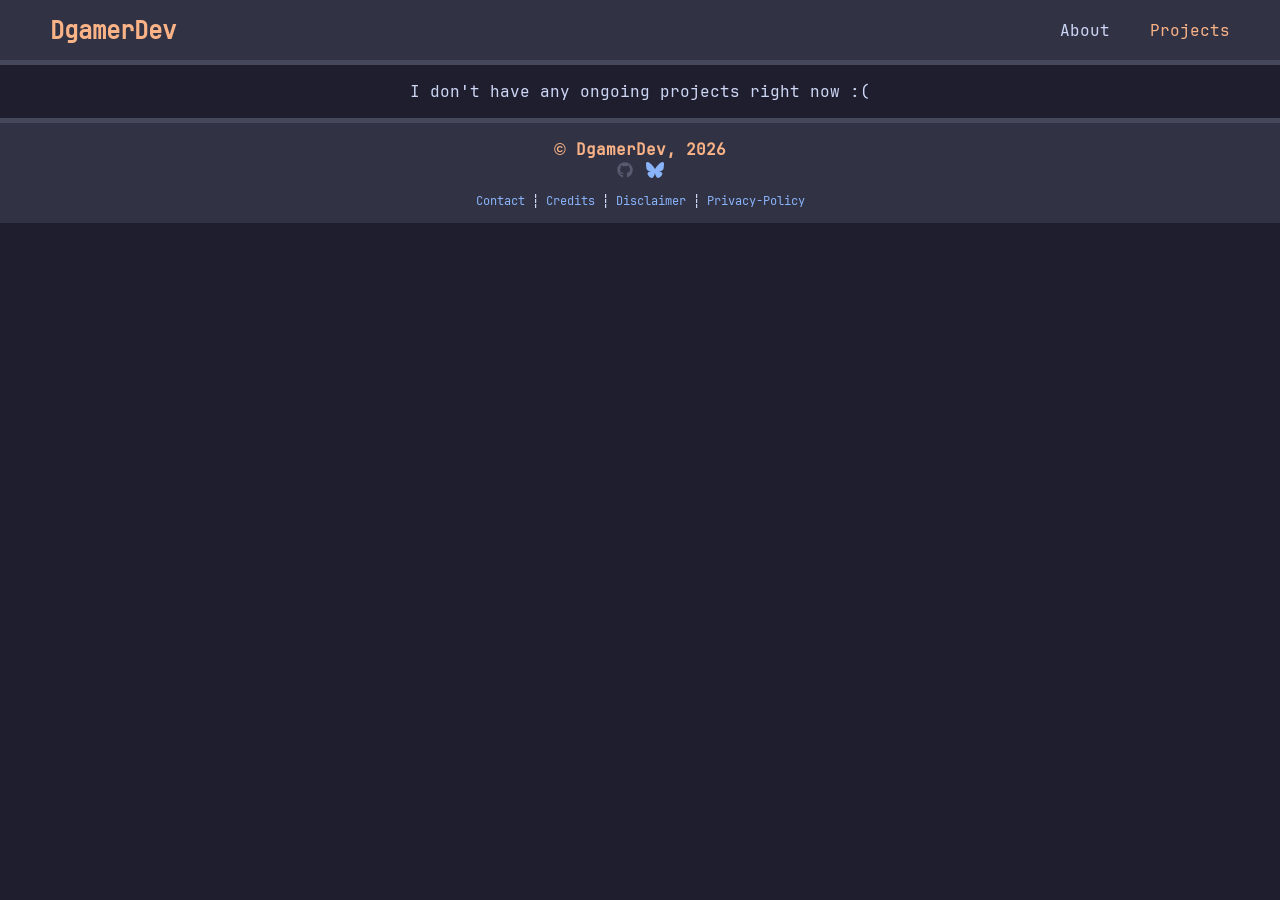
<file: projects/index.html>
<!DOCTYPE html>
    <html lang="en">
    <head>
        <meta charset="UTF-8">
        <meta name="viewport" content="width=device-width, initial-scale=1.0">
        <title>» PROJECTS «</title>

        <!-- CSS -->
        <link rel="stylesheet" href="/assets/css/style.css">
        <link rel="stylesheet" href="/assets/css/uitils.css">

        <!-- FAVICONS -->
        <link rel="shortcut icon" href="https://cdn.dgamer.de/public/favicon.webp" type="image/x-icon">
        <link rel="favicon" href="https://cdn.dgamer.de/public/favicon.webp">

        <!-- FONTAWESOME -->
        <link rel="stylesheet" href="/assets/icons/css/all.css">
        <link rel="stylesheet" href="/assets/icons/css/fontawesome.css">

        <!-- META TAGS -->
        <meta property="og:type" content="website">
        <meta property="og:image" content="https://cdn.dgamer.de/public/favicon.webp" />
        <meta property="og:title" content="DGAMER.DE" />
        <meta property="og:url" content="https://dgamer.de/projects" />
        <meta property="og:description" content="The Official Portfolio of DgamerDev" />
        <meta name="description" content="The Official Portfolio of DgamerDev">
        <meta name="theme-color" content="#fab387">
    </head>
    <body class="bg-base text">
            <div id="header">
                <header class="bg-surf0">
                    <div class="logo">
                        <div>
                            <h2><a class="text-peach text-none" href="/">DgamerDev</a></h4>
                        </div>
                    </div>

                    <nav>
                        <li><span><a class="text text-none" href="/">About</a></span></li>
                        <li><span><a class="text-peach text-none" href="/projects">Projects</a></span></li>
                    </nav>
                </header>
            </div>

            <main>
                <div id="projects-error">
                    <p>I don't have any ongoing projects right now :(</p>
                </div>
            </main>

            <div id="footer">
                <footer>
                    <div class="inner">
                        <div class="profile">
                            <p class="text-peach copyright"><a style="font-family: Arial, Helvetica, sans-serif;">©</a> DgamerDev, 2026</p>
                            <a href="https://github.com/DgamerDev" aria-label="GitHub" class="text-surf2"><i class="fa-brands fa-github"></i></a>
                            <a href="https://bsky.app/profile/dgamer.de" aria-label="Bluesky" class="text-blue"><i class="fa-brands fa-bluesky"></i></a>

                            <p class="links"><a href="mailto:contact@dgamer.de" class="text-none text-blue">Contact</a> ┆ <a href="/credits.txt" class="text-blue text-none">Credits</a> ┆ <a href="/legal/disclaimer/" class="text-blue text-none">Disclaimer</a> ┆ <a href="/legal/privacy-policy/" class="text-blue text-none">Privacy-Policy</a></p>
                        </div>
                    </div>
                </footer>
            </div>
    </body>
    </html>
</file>
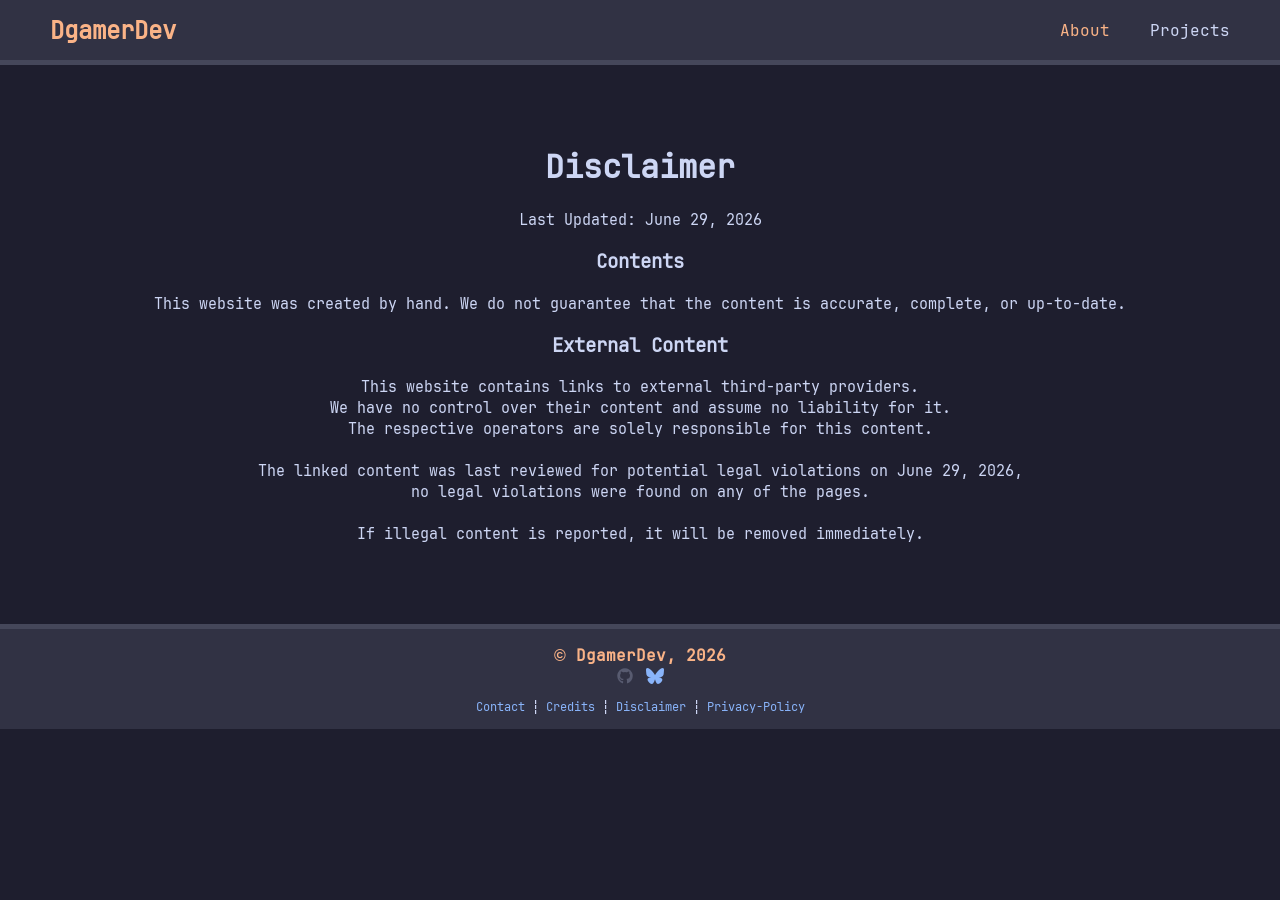
<file: legal/disclaimer/index.html>
<!DOCTYPE html>
    <html lang="en">
    <head>
        <meta charset="UTF-8">
        <meta name="viewport" content="width=device-width, initial-scale=1.0">
        <title>» DGAMER.DE «</title>

        <!-- CSS -->
        <link rel="stylesheet" href="/assets/css/style.css">
        <link rel="stylesheet" href="/assets/css/uitils.css">

        <!-- FAVICONS -->
        <link rel="shortcut icon" href="https://cdn.dgamer.de/public/favicon.webp" type="image/x-icon">
        <link rel="favicon" href="https://cdn.dgamer.de/public/favicon.webp">

        <!-- FONTAWESOME -->
        <link rel="stylesheet" href="/assets/icons/css/all.css">
        <link rel="stylesheet" href="/assets/icons/css/fontawesome.css">

        <!-- META TAGS -->
        <meta property="og:type" content="website">
        <meta property="og:image" content="https://cdn.dgamer.de/public/favicon.webp" />
        <meta property="og:title" content="DGAMER.DE" />
        <meta property="og:url" content="https://dgamer.de" />
        <meta property="og:description" content="The Official Portfolio of DgamerDev" />
        <meta name="description" content="The Official Portfolio of DgamerDev">
        <meta name="theme-color" content="#fab387">
    </head>
    <body class="bg-base text">
            <div id="header">
                <header class="bg-surf0">
                    <div class="logo">
                        <div>
                            <h2><a class="text-peach text-none" href="/">DgamerDev</a></h4>
                        </div>
                    </div>

                    <nav>
                        <li><span><a class="text-peach text-none" href="/">About</a></span></li>
                        <li><span><a class="text text-none" href="/projects">Projects</a></span></li>
                    </nav>
                </header>
            </div>

            <main>
                <div id="legal">
                    <h1>Disclaimer</h1>
                    <p>Last Updated: June 29, 2026</p>

                    <h3>Contents</h3>
                    <p>This website was created by hand. We do not guarantee that the content is accurate, complete, or up-to-date.</p>

                    <h3>External Content</h3>
                    <p>This website contains links to external third-party providers. <br>
                    We have no control over their content and assume no liability for it.  <br>
                    The respective operators are solely responsible for this content. <br> <br>
                    The linked content was last reviewed for potential legal violations on June 29, 2026, <br>
                    no legal violations were found on any of the pages.  <br> <br>
                    If illegal content is reported, it will be removed immediately.</p>
                </div>
            </main>

            <div id="footer">
                <footer>
                    <div class="inner">
                        <div class="profile">
                            <p class="text-peach copyright"><a style="font-family: Arial, Helvetica, sans-serif;">©</a> DgamerDev, 2026</p>
                            <a href="https://github.com/DgamerDev" aria-label="GitHub" class="text-surf2"><i class="fa-brands fa-github"></i></a>
                            <a href="https://bsky.app/profile/dgamer.de" aria-label="Bluesky" class="text-blue"><i class="fa-brands fa-bluesky"></i></a>

                            <p class="links"><a href="mailto:contact@dgamer.de" class="text-none text-blue">Contact</a> ┆ <a href="/credits.txt" class="text-blue text-none">Credits</a> ┆ <a href="/legal/disclaimer/" class="text-blue text-none">Disclaimer</a> ┆ <a href="/legal/privacy-policy/" class="text-blue text-none">Privacy-Policy</a></p>
                        </div>
                    </div>
                </footer>
            </div>
    </body>
    </html>
</file>
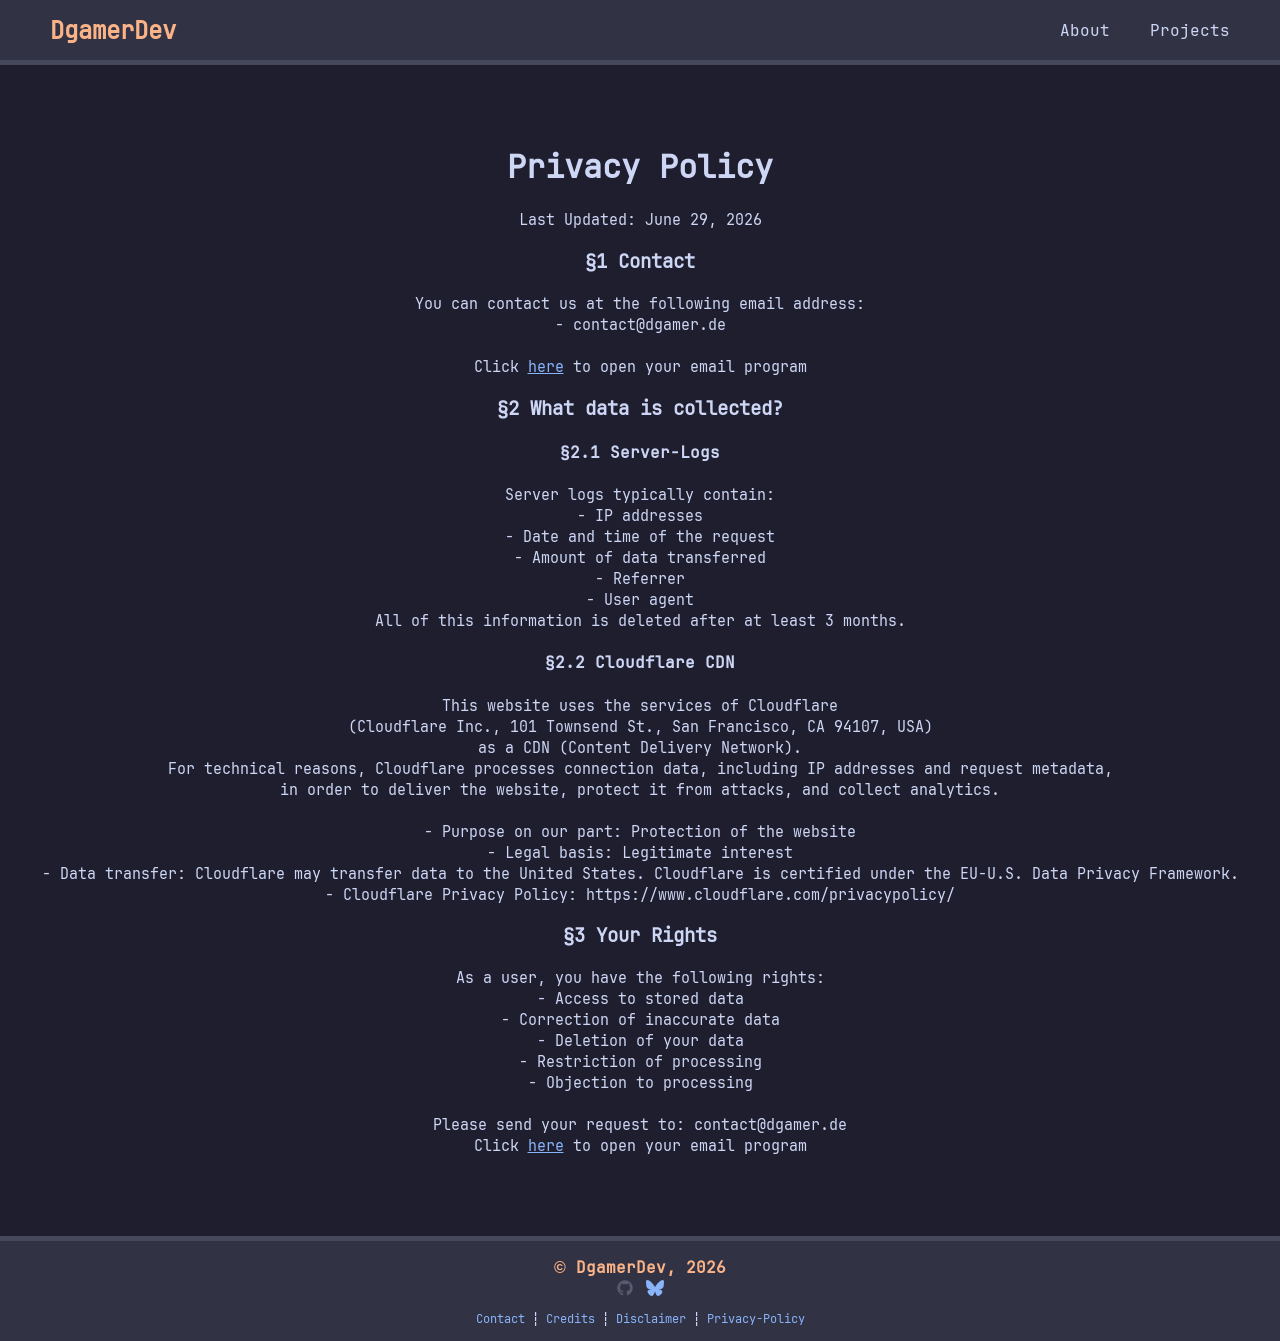
<file: legal/privacy-policy/index.html>
<!DOCTYPE html>
    <html lang="en">
    <head>
        <meta charset="UTF-8">
        <meta name="viewport" content="width=device-width, initial-scale=1.0">
        <title>» DGAMER.DE «</title>

        <!-- CSS -->
        <link rel="stylesheet" href="/assets/css/style.css">
        <link rel="stylesheet" href="/assets/css/uitils.css">

        <!-- FAVICONS -->
        <link rel="shortcut icon" href="https://cdn.dgamer.de/public/favicon.webp" type="image/x-icon">
        <link rel="favicon" href="https://cdn.dgamer.de/public/favicon.webp">

        <!-- FONTAWESOME -->
        <link rel="stylesheet" href="/assets/icons/css/all.css">
        <link rel="stylesheet" href="/assets/icons/css/fontawesome.css">

        <!-- META TAGS -->
        <meta property="og:type" content="website">
        <meta property="og:image" content="https://cdn.dgamer.de/public/favicon.webp" />
        <meta property="og:title" content="DGAMER.DE" />
        <meta property="og:url" content="https://dgamer.de" />
        <meta property="og:description" content="The Official Portfolio of DgamerDev" />
        <meta name="description" content="The Official Portfolio of DgamerDev">
        <meta name="theme-color" content="#fab387">
    </head>
    <body class="bg-base text">
            <div id="header">
                <header class="bg-surf0">
                    <div class="logo">
                        <div>
                            <h2><a class="text-peach text-none" href="/">DgamerDev</a></h4>
                        </div>
                    </div>

                    <nav>
                        <li><span><a class="text text-none" href="/">About</a></span></li>
                        <li><span><a class="text text-none" href="/projects">Projects</a></span></li>
                    </nav>
                </header>
            </div>

            <main>
                <div id="legal">
                    <h1>Privacy Policy</h1>
                    <p>Last Updated: June 29, 2026</p>

                    <h3>§1 Contact</h3>
                    <p>You can contact us at the following email address: <br>
                    - contact@dgamer.de <br> <br>
                    Click <a href="mailto:contact@dgamer.de?subject=Contact%20Request%20-%20%5BQUICK%20DESCRIPTION%5D" class="text-blue">here</a> to open your email program</p>

                    <h3>§2 What data is collected?</h3>
                    <h4>§2.1 Server-Logs</h4>
                    <p>Server logs typically contain: <br>
                    - IP addresses <br>
                    - Date and time of the request <br>
                    - Amount of data transferred <br>
                    - Referrer <br>
                    - User agent <br>
                    All of this information is deleted after at least 3 months.</p>
                    <h4>§2.2 Cloudflare CDN</h4>
                    <p>This website uses the services of Cloudflare <br>
                    (Cloudflare Inc., 101 Townsend St., San Francisco, CA 94107, USA) <br>
                    as a CDN (Content Delivery Network). <br>
                        For technical reasons, Cloudflare processes connection data, including IP addresses and request metadata, <br>
                        in order to deliver the website, protect it from attacks, and collect analytics. <br> <br>

                        - Purpose on our part: Protection of the website <br>
                        - Legal basis: Legitimate interest <br>
                        - Data transfer: Cloudflare may transfer data to the United States. Cloudflare is certified under the EU-U.S. Data Privacy Framework. <br>
                        - Cloudflare Privacy Policy: https://www.cloudflare.com/privacypolicy/ <br>
                    </p>
                    <h3>§3 Your Rights</h3>
                    <p>As a user, you have the following rights: <br>
                    - Access to stored data <br>
                    - Correction of inaccurate data <br>
                    - Deletion of your data <br>
                    - Restriction of processing <br>
                    - Objection to processing <br>
                    <br>
                    Please send your request to: contact@dgamer.de <br>
                    Click <a href="mailto:contact+privacy@dgamer.de?subject=Enquiry%20regarding%20data%20processing.&body=Deer%20DgamerDev%2C%0D%0A%0D%0AI%20am%20submitting%20a%20request%20here%20regarding%20my%20data%2Fcorrection%20of%20incorrect%20data%2Fdeletion%20of%20my%20data%2Frestriction%20of%20processing%2Fobjection%20to%20processing%20(please%20select%20the%20relevant%20option%20here).%0D%0A%0D%0AInformation%20to%20verify%20my%20identity%3A%20(examples%2C%20please%20complete)%0D%0A-%20IP%20address%3A%200.0.0.0%0D%0A-%20User%20Agent%3A%20Mozilla%2F5.0%20(Windows%20NT%2010.0%3B%20Win64%3B%20x64)%20AppleWebKit%2FVERSION%20(KHTML%2C%20like%20Gecko)%20Chrome%2FVERSION%20Safari%2FVERSION%0D%0A-%20Date%20and%20time%20of%20the%20request%0D%0A%0D%0AKind%20regards." class="text-blue">here</a> to open your email program</p>
                </div>
            </main>

            <div id="footer">
                <footer>
                    <div class="inner">
                        <div class="profile">
                            <p class="text-peach copyright"><a style="font-family: Arial, Helvetica, sans-serif;">©</a> DgamerDev, 2026</p>
                            <a href="https://github.com/DgamerDev" aria-label="GitHub" class="text-surf2"><i class="fa-brands fa-github"></i></a>
                            <a href="https://bsky.app/profile/dgamer.de" aria-label="Bluesky" class="text-blue"><i class="fa-brands fa-bluesky"></i></a>

                            <p class="links"><a href="mailto:contact@dgamer.de" class="text-none text-blue">Contact</a> ┆ <a href="/credits.txt" class="text-blue text-none">Credits</a> ┆ <a href="/legal/disclaimer/" class="text-blue text-none">Disclaimer</a> ┆ <a href="/legal/privacy-policy/" class="text-blue text-none">Privacy-Policy</a></p>
                        </div>
                    </div>
                </footer>
            </div>
    </body>
    </html>
</file>
<file: assets/css/style.css>
/* THEME */
:root {
    --base: rgb(30, 30, 46);
    --surf0: rgb(49, 50, 68);
    --surf1: rgb(69, 71, 90);
    --surf2: rgb(88, 91, 112);
    --text: rgb(205, 214, 244);
    --lavender: rgb(180, 190, 254);
    --blue: rgb(137, 180, 250);
    --green: rgb(166, 227, 161);
    --yellow: rgb(249, 226, 175);
    --peach: rgb(250, 179, 135);
    --maaron: rgb(235, 160, 172);
    --red: rgb(243, 139, 168);
    --mauve: rgb(203, 166, 247);
}

/* VIBE CODED - TEXT & BACKROUND CLASSES */
.bg-base{background-color:var(--base);} .bg-surf0{background-color:var(--surf0);} .bg-surf1{background-color:var(--surf1);} .bg-surf2{background-color:var(--surf2);} .bg-lavender{background-color:var(--lavender);} .bg-blue{background-color:var(--blue);} .bg-green{background-color:var(--green);} .bg-yellow{background-color:var(--yellow);} .bg-peach{background-color:var(--peach);} .bg-maaron{background-color:var(--maaron);} .bg-red{background-color:var(--red);} .bg-mauve{background-color:var(--mauve);}
.text{color:var(--text);} .text-surf2{color:var(--surf2);} .text-lavender{color:var(--lavender);} .text-blue{color:var(--blue);} .text-green{color:var(--green);} .text-yellow{color:var(--yellow);} .text-peach{color:var(--peach);} .text-maaron{color:var(--maaron);} .text-red{color:var(--red);} .text-mauve{color:var(--mauve);} .text-none{text-decoration:none;}

/* CSS */
body {
    height: 100%;
    margin: 0;
    padding: 0;
    font-family: 'JetBrains Mono Nerd Font', Arial, Helvetica, sans-serif;
    overflow-x: hidden;
}

@font-face {
    font-weight: normal;
    font-style: normal;
    font-display: swap;
    font-family: 'JetBrains Mono Nerd Font';
    src: url('/assets/fonts/MonoFont.ttf') format('truetype');
}

#profile {
    padding: 0 10%;
    gap: 60px;
    min-height: calc(100vh - 60px);
    display: flex;
    align-items: center;
    justify-content: center;
}

#profile-picture {
    flex-shrink: 0;
}

#profile-picture img {
    width: 320px;
    height: 320px;
    border: 5px solid var(--surf1);
    object-fit: cover;
}

/* About me */
#about-me {
    flex: 1;
    max-width: 500px;
}

#about-me h1 {
    font-size: 2.5rem;
    margin: 0 0 0px;
    text-align: center;
}

#about-me h2 {
    margin: 0 0 16px;
    text-align: center;
}

#about-me p {
    font-size: 1rem;
    margin: 0;
    text-align: center;
}

/* AGAIN VIBE CODED - Projects Cards */
#projects-error {
    text-align: center;
}

/* PRIVACY PAGE */
#legal {
    text-align: center;
    margin-top: 5rem;
    margin-bottom: 5rem;
}

#legal p {
    font-size: 0.95rem;
}
</file>
<file: assets/css/uitils.css>
#header {
    margin: 0;
    padding: 0;
    list-style: none;
    text-decoration: none;
}

#header header {
    width: 100vm;
    height: 60px;
    border-bottom: solid 0px;

}

#header header .inner {
    width: 1300px;
    height: 100%;
    display: block;
    margin: 0 auto;
}

#header {
    margin: 0;
    padding: 0;
    list-style: none;
    text-decoration: none;
}

#header header {
    width: 100%;
    height: 60px;
    border-bottom: 5px solid var(--surf1);
}

#header header .header-inner {
    width: 1300px;
    height: 100%;
    display: flex;
    align-items: center;
    margin: 0 auto;
}

#header header .logo {
    display: block;
    height: 100%;
    float: left;
    margin-left: 50px;
}

#header header .logo div {
    height: 100%;
    display: flex;
    align-items: center;
}

#header header nav {
    float: right;
    height: 100%;
}

#header header nav li {
    display: inline-block;
    height: 100%;
    margin-right: 30px;
}

#header header nav li:last-of-type {
    margin-right: 50px;
}

#header header nav span {
    display: flex;
    align-items: center;
    height: 100%;
}

#footer {
    border-top: 5px solid var(--surf1);
    background-color: var(--surf0);
    min-height: 100px;
}

#footer .h6 {
    font-size: 10px;
}

#footer .inner {
    max-width: 1280px;
    margin: 0 auto;
}

#footer .profile {
    text-align: center;
    margin-bottom: 2rem;
}

#footer .copyright {
    font-size: 1rem;
    font-weight: bold;
    margin-bottom: 0;
}

#footer .links {
    font-size: 0.75rem;
}
</file>
